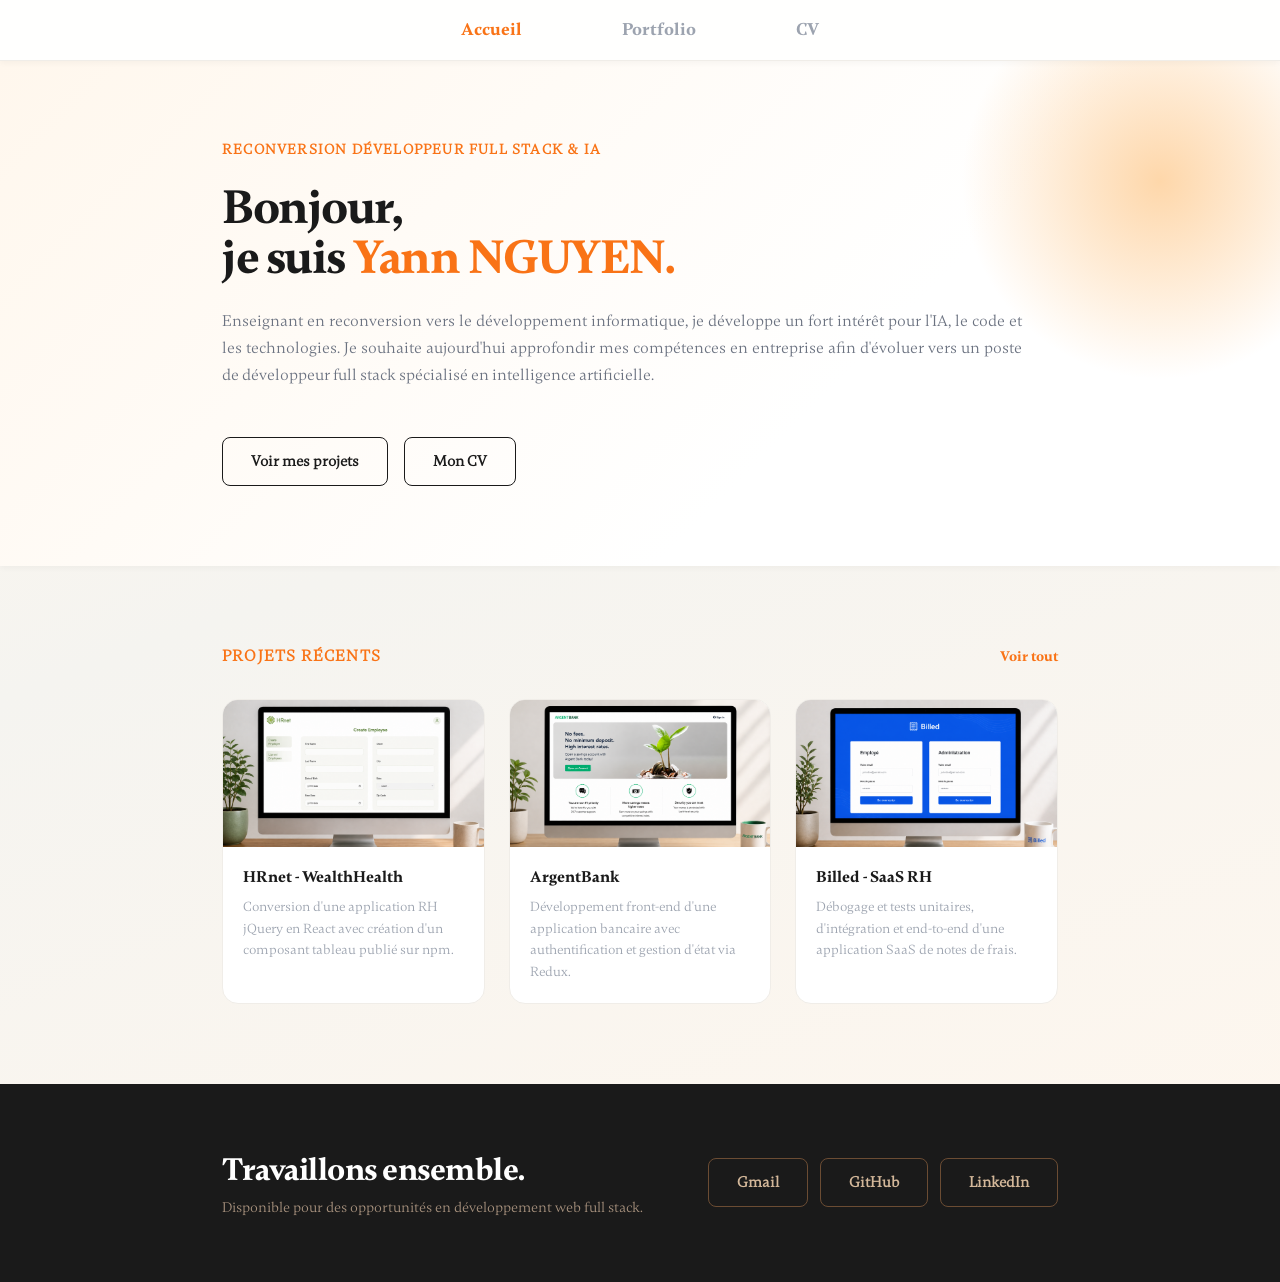
<file: index.html>
<!doctype html>
<html lang="fr">
  <head>
    <meta charset="UTF-8" />
    <meta name="viewport" content="width=device-width, initial-scale=1.0" />
    <title>Yann NGUYEN — Portfolio</title>
    <link rel="stylesheet" href="styles/style.css" />
    <link rel="stylesheet" href="styles/nav.css" />
    <link rel="stylesheet" href="styles/hero.css" />
    <link rel="stylesheet" href="styles/projects.css" />
    <link rel="stylesheet" href="styles/contact.css" />
  </head>

  <body>
    <!-- Navbar -->
    <header class="navbar">
      <div class="container">
        <nav>
          <ul class="nav-links">
            <li><a href="index.html">Accueil</a></li>
            <li><a href="pages/portfolio.html">Portfolio</a></li>
            <li><a href="pages/cv.html">CV</a></li>
          </ul>
        </nav>
      </div>
    </header>

    <!-- Hero -->
    <section class="hero">
      <div class="container">
        <p class="hero-eyebrow reveal">
          Reconversion développeur full stack & IA
        </p>
        <h1 class="hero-title reveal">
          Bonjour,<br />
          je suis <span>Yann NGUYEN.</span>
        </h1>
        <p class="hero-bio reveal">
          Enseignant en reconversion vers le développement informatique, je
          développe un fort intérêt pour l'IA, le code et les technologies. Je
          souhaite aujourd'hui approfondir mes compétences en entreprise afin
          d'évoluer vers un poste de développeur full stack spécialisé en
          intelligence artificielle.
        </p>
        <div class="hero-actions reveal">
          <a href="pages/portfolio.html" class="hero-btn hero-btn-primary"
            >Voir mes projets</a
          >
          <a
            href="assets/CV_Yann_NGUYEN.pdf"
            class="hero-btn hero-btn-secondary"
            download
            >Mon CV</a
          >
        </div>
      </div>
    </section>

    <!-- Projects -->
    <section class="projects">
      <div class="container">
        <div class="projects-header reveal">
          <p class="projects-label">Projets récents</p>
          <a href="pages/portfolio.html" class="projects-see-all">Voir tout</a>
        </div>
        <div class="projects-grid" id="projects-grid"></div>
      </div>
    </section>

    <!-- Contact -->
    <section class="contact">
      <div class="container">
        <div class="contact-inner reveal">
          <div class="contact-text">
            <h2 class="contact-title">Travaillons ensemble.</h2>
            <p class="contact-sub">
              Disponible pour des opportunités en développement web full stack.
            </p>
          </div>
          <div class="contact-links">
            <a href="mailto:nguyen.yann.pro@gmail.com" class="contact-btn"
              >Gmail</a
            >
            <a
              href="https://github.com/NGnYan"
              target="_blank"
              rel="noopener"
              class="contact-btn"
              >GitHub</a
            >
            <a
              href="https://www.linkedin.com/in/yann-nguyen-/"
              target="_blank"
              rel="noopener"
              class="contact-btn"
              >LinkedIn</a
            >
          </div>
        </div>
      </div>
    </section>

    <script src="data.js"></script>
    <script src="main.js"></script>
  </body>
</html>
</file>
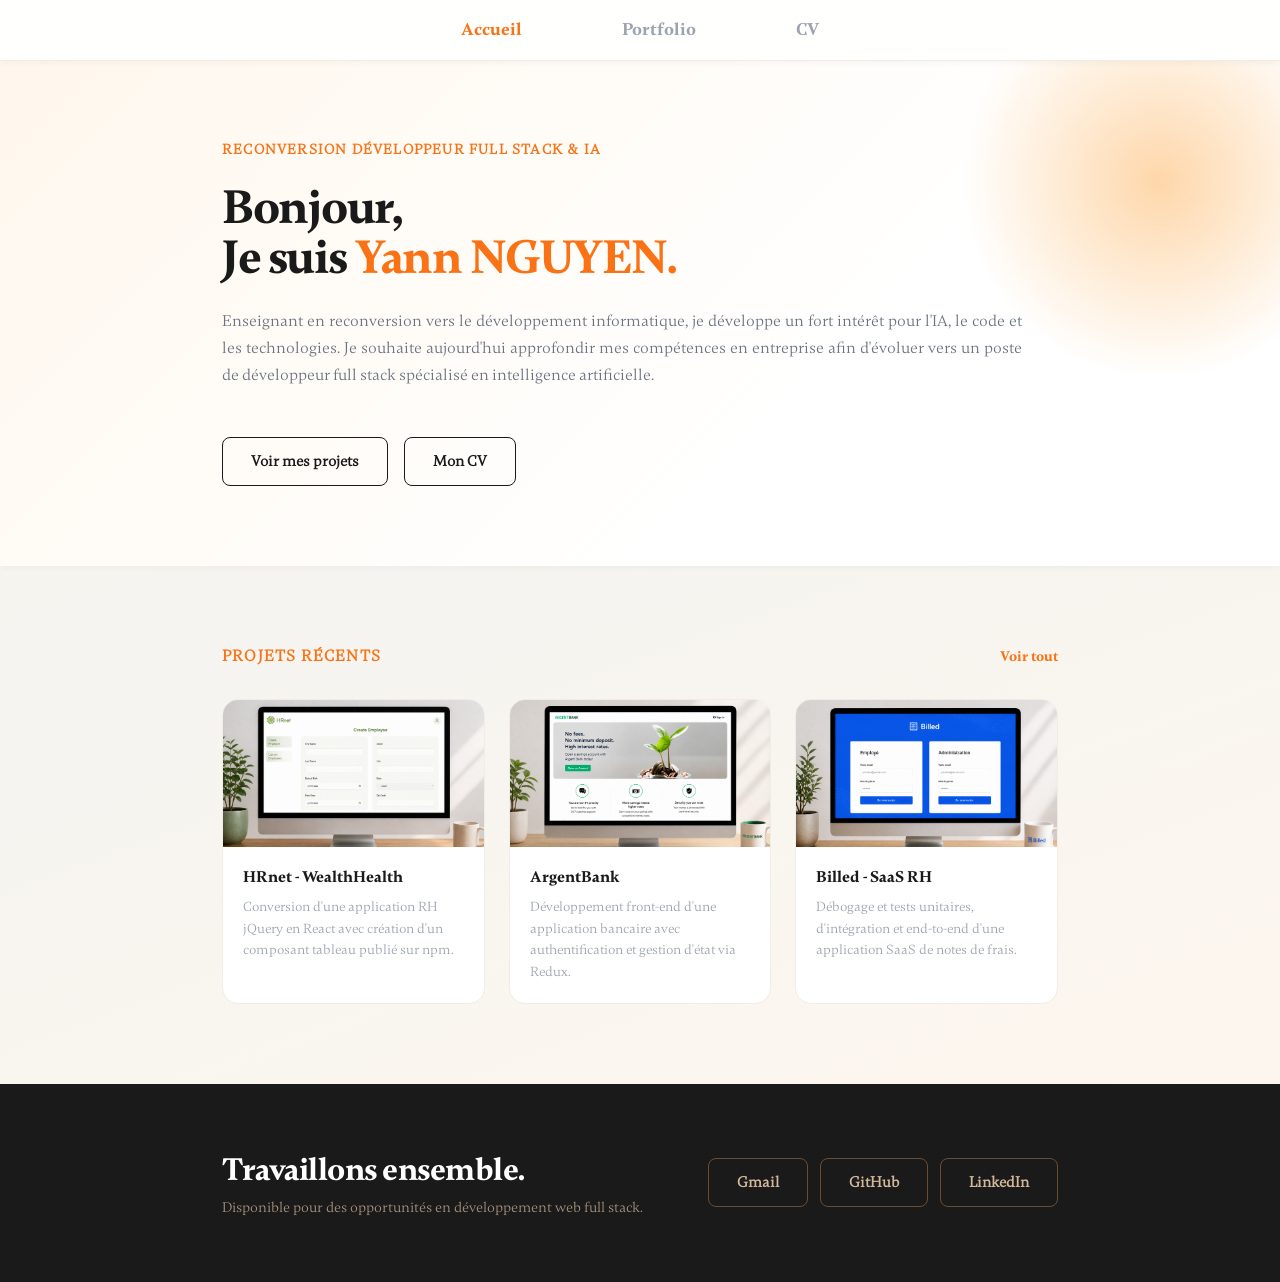
<file: pages/index.html>
<!doctype html>
<html lang="fr">
  <head>
    <meta charset="UTF-8" />
    <meta name="viewport" content="width=device-width, initial-scale=1.0" />
    <title>Yann NGUYEN — Portfolio</title>
    <link rel="stylesheet" href="../styles/style.css" />
    <link rel="stylesheet" href="../styles/nav.css" />
    <link rel="stylesheet" href="../styles/hero.css" />
    <link rel="stylesheet" href="../styles/projects.css" />
    <link rel="stylesheet" href="../styles/contact.css" />
  </head>

  <body>
    <!-- Navbar -->
    <header class="navbar">
      <div class="container">
        <nav>
          <ul class="nav-links">
            <li><a href="index.html">Accueil</a></li>
            <li><a href="portfolio.html">Portfolio</a></li>
            <li><a href="cv.html">CV</a></li>
          </ul>
        </nav>
      </div>
    </header>

    <!-- Hero -->
    <section class="hero">
      <div class="container">
        <p class="hero-eyebrow reveal">
          Reconversion développeur full stack & IA
        </p>
        <h1 class="hero-title reveal">
          Bonjour,<br />
          Je suis <span>Yann NGUYEN.</span>
        </h1>
        <p class="hero-bio reveal">
          Enseignant en reconversion vers le développement informatique, je
          développe un fort intérêt pour l'IA, le code et les technologies. Je
          souhaite aujourd'hui approfondir mes compétences en entreprise afin
          d'évoluer vers un poste de développeur full stack spécialisé en
          intelligence artificielle.
        </p>
        <div class="hero-actions reveal">
          <a href="portfolio.html" class="hero-btn hero-btn-primary"
            >Voir mes projets</a
          >
          <a
            href="../assets/CV_Yann_NGUYEN.pdf"
            class="hero-btn hero-btn-secondary"
            download
            >Mon CV</a
          >
        </div>
      </div>
    </section>

    <!-- Projects -->
    <section class="projects">
      <div class="container">
        <div class="projects-header reveal">
          <p class="projects-label">Projets récents</p>
          <a href="portfolio.html" class="projects-see-all">Voir tout</a>
        </div>
        <div class="projects-grid" id="projects-grid"></div>
      </div>
    </section>

    <!-- Contact -->
    <section class="contact">
      <div class="container">
        <div class="contact-inner reveal">
          <div class="contact-text">
            <h2 class="contact-title">Travaillons ensemble.</h2>
            <p class="contact-sub">
              Disponible pour des opportunités en développement web full stack.
            </p>
          </div>
          <div class="contact-links">
            <a href="mailto:nguyen.yann.pro@gmail.com" class="contact-btn"
              >Gmail</a
            >
            <a
              href="https://github.com/NGnYan"
              target="_blank"
              rel="noopener"
              class="contact-btn"
              >GitHub</a
            >
            <a
              href="https://www.linkedin.com/in/yann-nguyen-/"
              target="_blank"
              rel="noopener"
              class="contact-btn"
              >LinkedIn</a
            >
          </div>
        </div>
      </div>
    </section>

    <script src="../data.js"></script>
    <script src="../main.js"></script>
  </body>
</html>
</file>
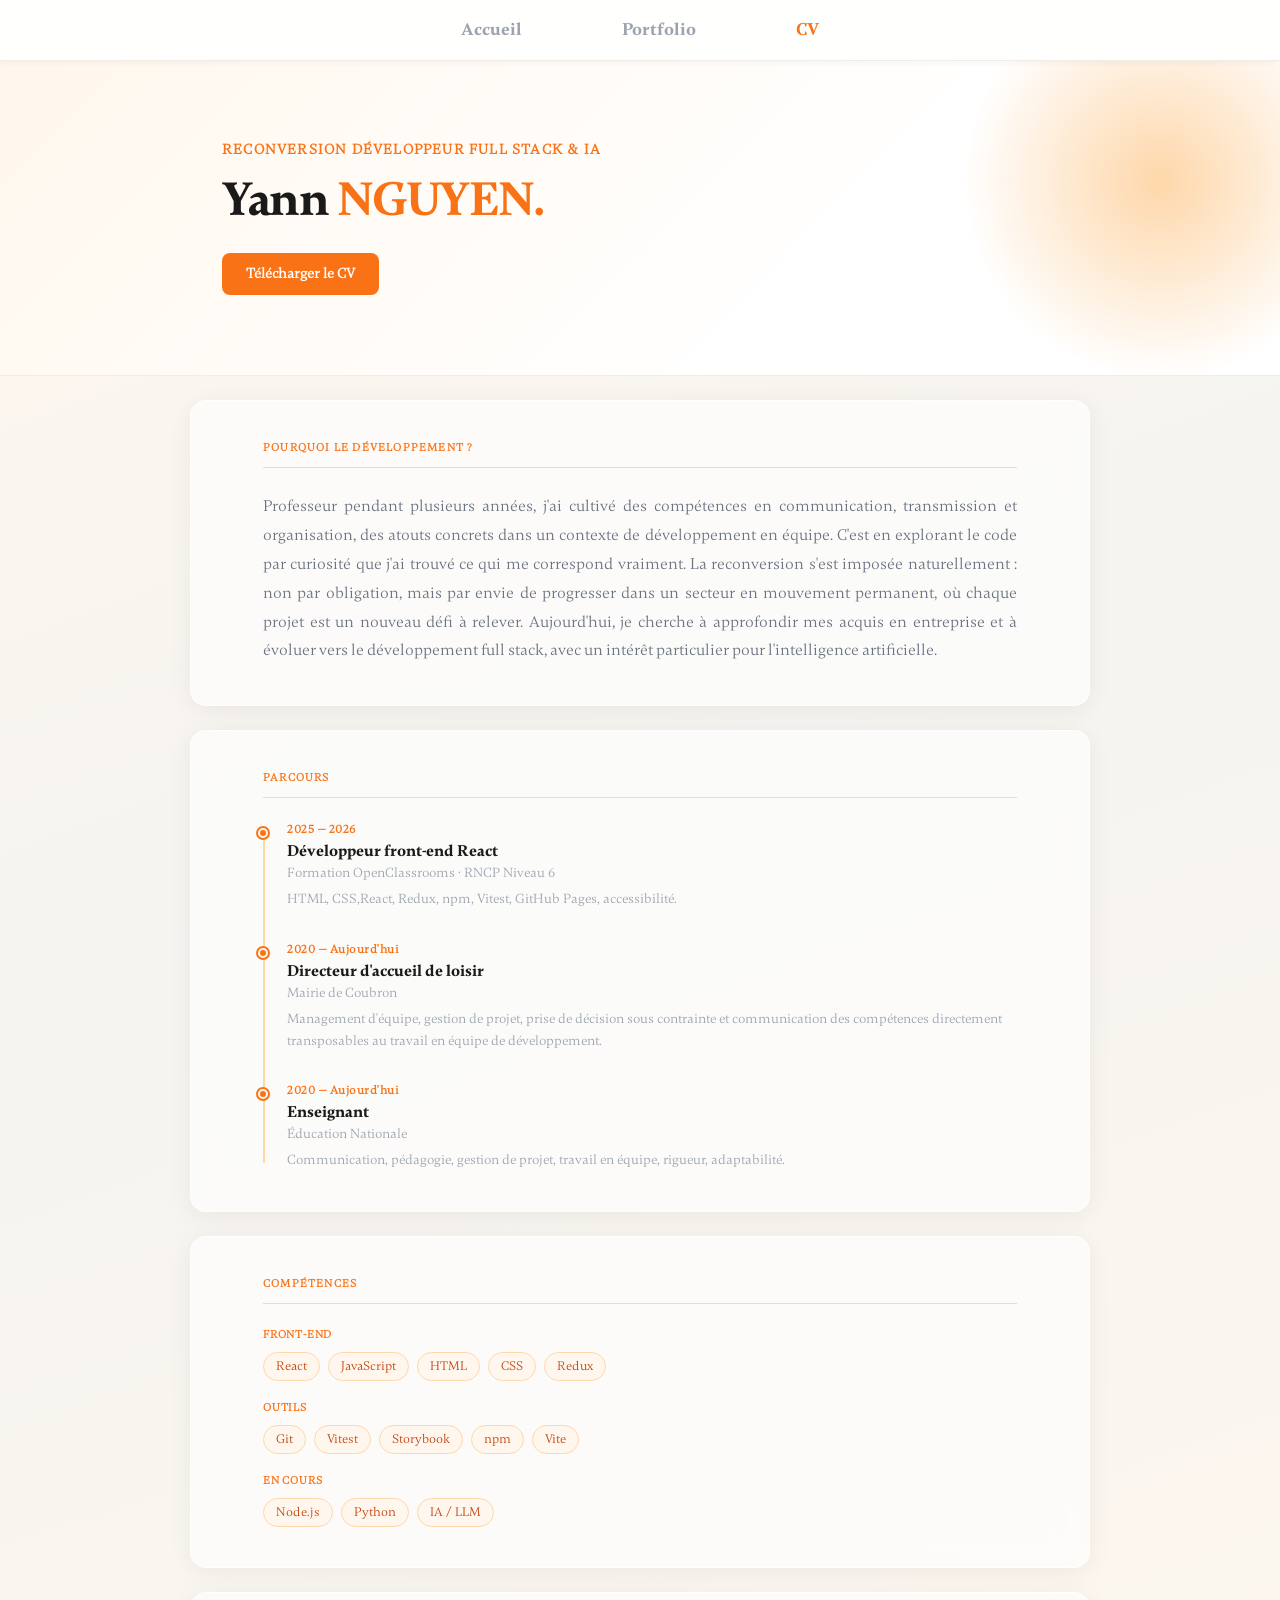
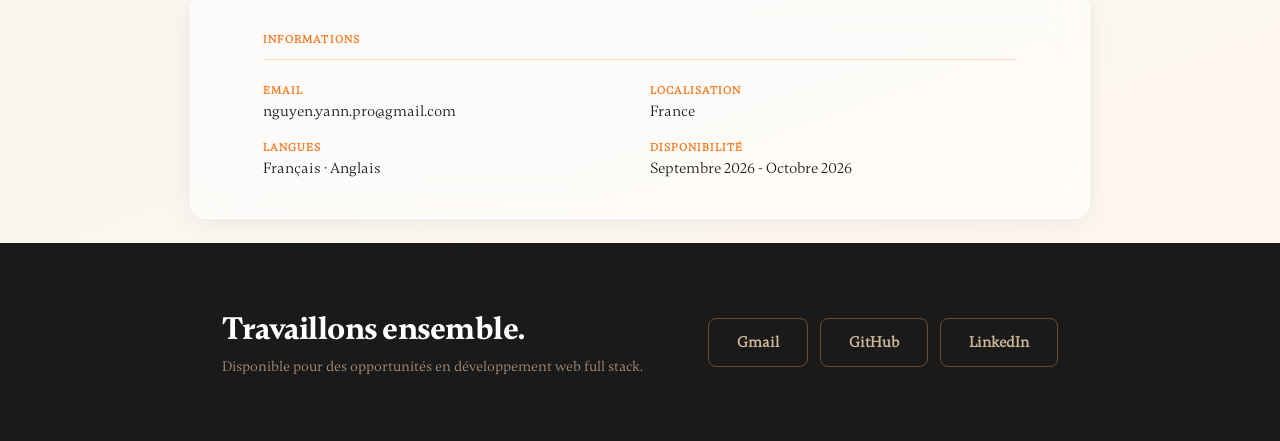
<file: pages/cv.html>
<!doctype html>
<html lang="fr">
  <head>
    <meta charset="UTF-8" />
    <meta name="viewport" content="width=device-width, initial-scale=1.0" />
    <title>Yann NGUYEN — CV</title>
    <link rel="stylesheet" href="../styles/style.css" />
    <link rel="stylesheet" href="../styles/nav.css" />
    <link rel="stylesheet" href="../styles/cv.css" />
    <link rel="stylesheet" href="../styles/contact.css" />
  </head>

  <body>
    <!-- Navbar -->
    <header class="navbar">
      <div class="container">
        <nav>
          <ul class="nav-links">
            <li><a href="../index.html">Accueil</a></li>
            <li><a href="portfolio.html">Portfolio</a></li>
            <li><a href="cv.html">CV</a></li>
          </ul>
        </nav>
      </div>
    </header>

    <!-- Hero -->
    <div class="cv-hero">
      <div class="container">
        <p class="cv-eyebrow reveal">
          Reconversion développeur full stack & IA
        </p>
        <h1 class="cv-name reveal">Yann <span>NGUYEN.</span></h1>
        <a href="../assets/CV_Yann_NGUYEN.pdf" class="cv-dl-btn reveal" download
          >Télécharger le CV</a
        >
      </div>
    </div>

    <!-- Intro -->
    <section class="cv-section reveal">
      <div class="container">
        <p class="cv-section-label">Pourquoi le développement ?</p>
        <p class="cv-intro-text">
          Professeur pendant plusieurs années, j'ai cultivé des compétences en
          communication, transmission et organisation, des atouts concrets dans
          un contexte de développement en équipe. C'est en explorant le code par
          curiosité que j'ai trouvé ce qui me correspond vraiment. La
          reconversion s'est imposée naturellement : non par obligation, mais
          par envie de progresser dans un secteur en mouvement permanent, où
          chaque projet est un nouveau défi à relever. Aujourd'hui, je cherche à
          approfondir mes acquis en entreprise et à évoluer vers le
          développement full stack, avec un intérêt particulier pour
          l'intelligence artificielle.
        </p>
      </div>
    </section>

    <!-- Parcours -->
    <section class="cv-section reveal">
      <div class="container">
        <p class="cv-section-label">Parcours</p>
        <div class="cv-timeline">
          <div class="cv-timeline-item reveal">
            <div class="cv-timeline-dot"></div>
            <div class="cv-timeline-date">2025 — 2026</div>
            <div class="cv-timeline-role">Développeur front-end React</div>
            <div class="cv-timeline-org">
              Formation OpenClassrooms · RNCP Niveau 6
            </div>
            <div class="cv-timeline-desc">
              HTML, CSS,React, Redux, npm, Vitest, GitHub Pages, accessibilité.
            </div>
          </div>

          <div class="cv-timeline-item reveal">
            <div class="cv-timeline-dot"></div>
            <div class="cv-timeline-date">2020 — Aujourd'hui</div>
            <div class="cv-timeline-role">Directeur d'accueil de loisir</div>
            <div class="cv-timeline-org">Mairie de Coubron</div>
            <div class="cv-timeline-desc">
              Management d'équipe, gestion de projet, prise de décision sous
              contrainte et communication des compétences directement
              transposables au travail en équipe de développement.
            </div>
          </div>

          <div class="cv-timeline-item reveal">
            <div class="cv-timeline-dot"></div>
            <div class="cv-timeline-date">2020 — Aujourd'hui</div>
            <div class="cv-timeline-role">Enseignant</div>
            <div class="cv-timeline-org">Éducation Nationale</div>
            <div class="cv-timeline-desc">
              Communication, pédagogie, gestion de projet, travail en équipe,
              rigueur, adaptabilité.
            </div>
          </div>
        </div>
      </div>
    </section>

    <!-- Compétences -->
    <section class="cv-section reveal">
      <div class="container">
        <p class="cv-section-label">Compétences</p>
        <div class="cv-skills">
          <div class="cv-skills-group">
            <p class="cv-skills-cat">Front-end</p>
            <div class="cv-tags">
              <span class="cv-tag">React</span>
              <span class="cv-tag">JavaScript</span>
              <span class="cv-tag">HTML</span>
              <span class="cv-tag">CSS</span>
              <span class="cv-tag">Redux</span>
            </div>
          </div>

          <div class="cv-skills-group">
            <p class="cv-skills-cat">Outils</p>
            <div class="cv-tags">
              <span class="cv-tag">Git</span>
              <span class="cv-tag">Vitest</span>
              <span class="cv-tag">Storybook</span>
              <span class="cv-tag">npm</span>
              <span class="cv-tag">Vite</span>
            </div>
          </div>

          <div class="cv-skills-group">
            <p class="cv-skills-cat">En cours</p>
            <div class="cv-tags">
              <span class="cv-tag">Node.js</span>
              <span class="cv-tag">Python</span>
              <span class="cv-tag">IA / LLM</span>
            </div>
          </div>
        </div>
      </div>
    </section>

    <!-- Informations -->
    <section class="cv-section reveal">
      <div class="container">
        <p class="cv-section-label">Informations</p>
        <div class="cv-infos">
          <div class="cv-info-item">
            <span class="cv-info-label">Email</span>
            <span class="cv-info-value">nguyen.yann.pro@gmail.com</span>
          </div>
          <div class="cv-info-item">
            <span class="cv-info-label">Localisation</span>
            <span class="cv-info-value">France</span>
          </div>
          <div class="cv-info-item">
            <span class="cv-info-label">Langues</span>
            <span class="cv-info-value">Français · Anglais</span>
          </div>
          <div class="cv-info-item">
            <span class="cv-info-label">Disponibilité</span>
            <span class="cv-info-value">Septembre 2026 - Octobre 2026</span>
          </div>
        </div>
      </div>
    </section>

    <!-- Contact -->
    <section class="contact">
      <div class="container">
        <div class="contact-inner reveal">
          <div class="contact-text">
            <h2 class="contact-title">Travaillons ensemble.</h2>
            <p class="contact-sub">
              Disponible pour des opportunités en développement web full stack.
            </p>
          </div>
          <div class="contact-links">
            <a href="mailto:nguyen.yann.pro@gmail.com" class="contact-btn"
              >Gmail</a
            >
            <a
              href="https://github.com/NGnYan"
              target="_blank"
              rel="noopener"
              class="contact-btn"
              >GitHub</a
            >
            <a
              href="https://www.linkedin.com/in/yann-nguyen-/"
              target="_blank"
              rel="noopener"
              class="contact-btn"
              >LinkedIn</a
            >
          </div>
        </div>
      </div>
    </section>

    <script src="../data.js"></script>
    <script src="../main.js"></script>
  </body>
</html>
</file>
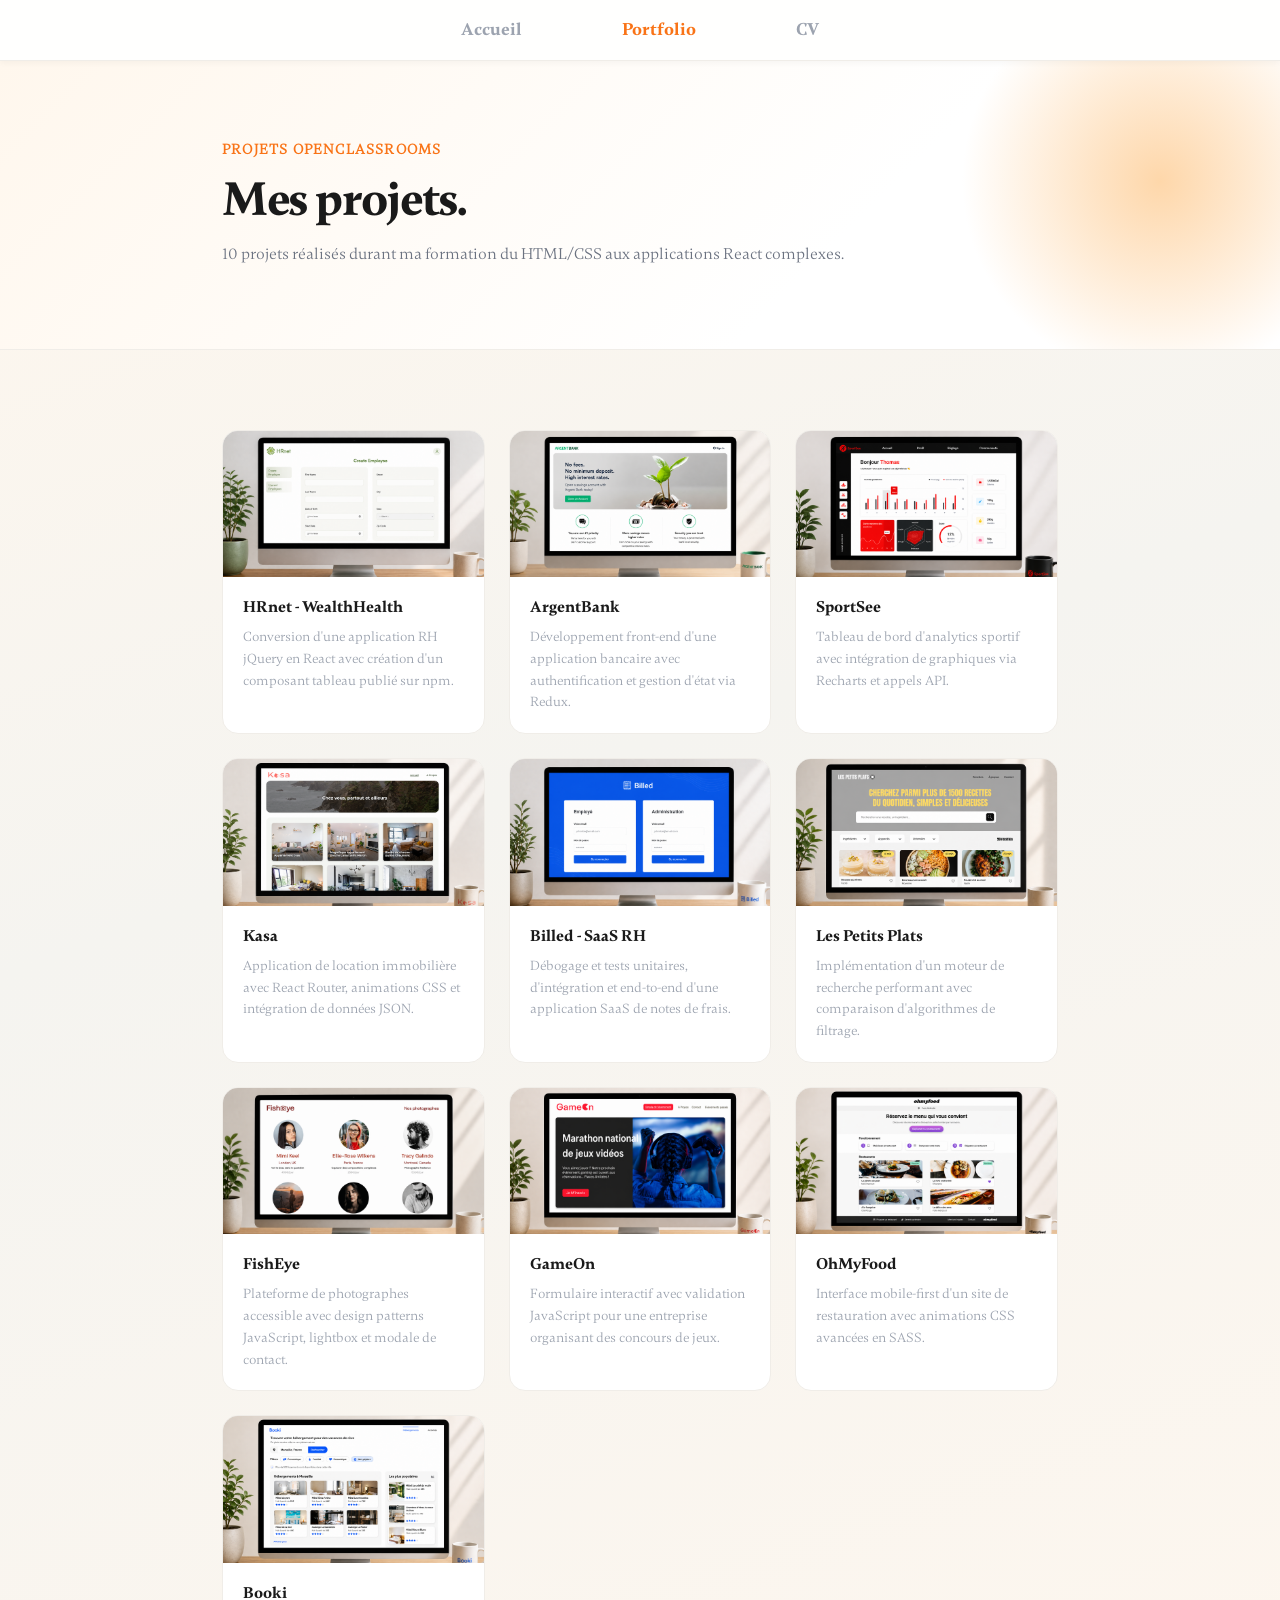
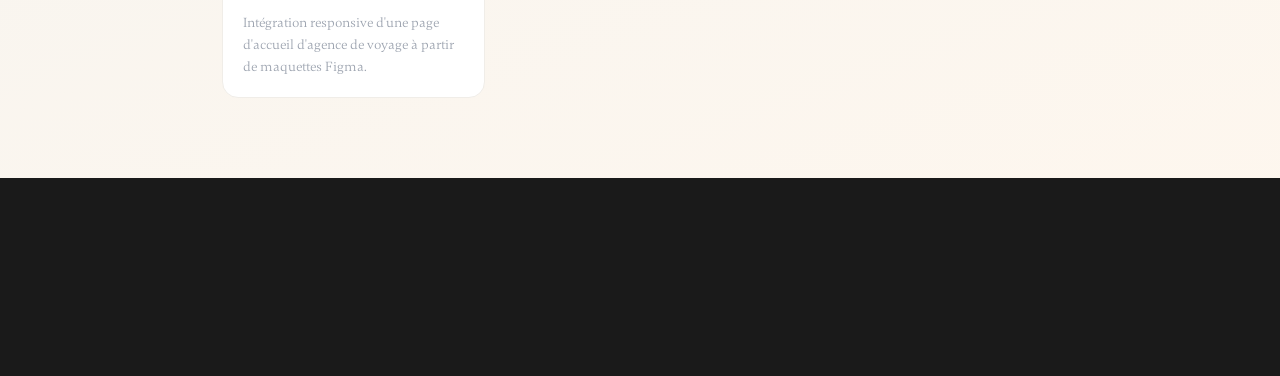
<file: pages/portfolio.html>
<!doctype html>
<html lang="fr">
  <head>
    <meta charset="UTF-8" />
    <meta name="viewport" content="width=device-width, initial-scale=1.0" />
    <title>Yann NGUYEN — Portfolio</title>
    <link rel="stylesheet" href="../styles/style.css" />
    <link rel="stylesheet" href="../styles/portfolio.css" />
    <link rel="stylesheet" href="../styles/nav.css" />
    <link rel="stylesheet" href="../styles/projects.css" />
    <link rel="stylesheet" href="../styles/contact.css" />
  </head>

  <body>
    <!-- Navbar -->
    <header class="navbar">
      <div class="container">
        <nav>
          <ul class="nav-links">
            <li><a href="../index.html">Accueil</a></li>
            <li><a href="portfolio.html">Portfolio</a></li>
            <li><a href="cv.html">CV</a></li>
          </ul>
        </nav>
      </div>
    </header>

    <!-- Hero -->
    <section class="portfolio-hero">
      <div class="container">
        <p class="portfolio-eyebrow reveal">Projets OpenClassrooms</p>
        <h1 class="portfolio-title reveal">Mes projets.</h1>
        <p class="portfolio-bio reveal">
          10 projets réalisés durant ma formation du HTML/CSS aux applications
          React complexes.
        </p>
      </div>
    </section>

    <!-- Projects -->
    <section class="projects">
      <div class="container">
        <div class="projects-grid" id="projects-grid"></div>
      </div>
    </section>

    <!-- Contact -->
    <section class="contact">
      <div class="container">
        <div class="contact-inner reveal">
          <div class="contact-text">
            <h2 class="contact-title">Travaillons ensemble.</h2>
            <p class="contact-sub">
              Disponible pour des opportunités en développement web full stack.
            </p>
          </div>
          <div class="contact-links">
            <a href="mailto:nguyen.yann.pro@gmail.com" class="contact-btn"
              >Gmail</a
            >
            <a
              href="https://github.com/NGnYan"
              target="_blank"
              rel="noopener"
              class="contact-btn"
              >GitHub</a
            >
            <a
              href="https://www.linkedin.com/in/yann-nguyen-/"
              target="_blank"
              rel="noopener"
              class="contact-btn"
              >LinkedIn</a
            >
          </div>
        </div>
      </div>
    </section>

    <script src="../data.js"></script>
    <script src="../main.js"></script>
  </body>
</html>
</file>
<file: styles/style.css>
@font-face {
  font-family: "Gambetta-bold";
  src: url("../fonts/Gambetta-Bold.otf") format("opentype");
}

@font-face {
  font-family: "Gambetta-regular";
  src: url("../fonts/Gambetta-Regular.otf") format("opentype");
}

/* --- Reset --- */
*,
*::before,
*::after {
  margin: 0;
  padding: 0;
  box-sizing: border-box;
}

/* --- Variables --- */
:root {
  --orange: #f97316;
  --orange-light: #fed7aa;
  --orange-pale: #fff7ed;
  --dark: #1a1a1a;
  --brown: #3d2c1e;
  --muted: #9ca3af;
  --border: #f0ede8;
  --gray-100: #f5f4f0;
  --white: #ffffff;

  --font-display: "Gambetta-bold", sans-serif;
  --font-body: "Gambetta-regular", sans-serif;

  --transition: 0.2s ease;
}

body {
  font-family: var(--font-body);
  color: var(--dark);
  -webkit-font-smoothing: antialiased;
  background: linear-gradient(160deg, #fff7ed 0%, #f5f4f0 40%, #fed7aa33 100%);
  min-height: 100vh;
}

.container {
  max-width: 900px;
  margin: 0 auto;
  padding: 0 32px;
}

/* --- Scroll reveal --- */
.reveal {
  opacity: 0;
  transform: translateY(24px);
  transition:
    opacity 0.6s ease,
    transform 0.6s ease;
}

.reveal.visible {
  opacity: 1;
  transform: translateY(0);
}

.glass {
  background: rgba(255, 255, 255, 0.6);
  backdrop-filter: blur(16px);
  -webkit-backdrop-filter: blur(16px);
  border-radius: 16px;
  border: 1px solid rgba(255, 255, 255, 0.8);
  box-shadow: 0 4px 24px rgba(0, 0, 0, 0.06);
}
</file>
<file: styles/nav.css>
/* --- Navbar --- */
.navbar {
  position: sticky;
  top: 0;
  z-index: 100;
  background: rgba(255, 255, 255, 0.92);
  backdrop-filter: blur(10px);
  -webkit-backdrop-filter: blur(10px);
  border-bottom: 0.5px solid var(--border);
  box-shadow: 0 2px 6px rgba(0, 0, 0, 0.04);
}

.navbar .container {
  display: flex;
  align-items: center;
  justify-content: center;
  height: 60px;
}

/* Links */
.nav-links {
  display: flex;
  align-items: center;
  gap: clamp(100px, 5vw, 120px);
  list-style: none;
}

.nav-links a {
  font-family: var(--font-display);
  font-size: 1.1rem;
  font-weight: 600;
  color: var(--muted);
  text-decoration: none;
  display: inline-block;
  transition:
    color 0.4s cubic-bezier(0.25, 0.46, 0.45, 0.94),
    transform 0.4s cubic-bezier(0.25, 0.46, 0.45, 0.94);
}

.nav-links a:hover {
  color: var(--orange);
  transform: scale(1.2);
}

/* Active link */
.nav-links a.active {
  color: var(--orange);
  font-weight: 600;
}

/* --- Responsive --- */
@media (max-width: 768px) {
  .navbar .container {
    height: 48px;
  }

  .nav-links {
    gap: 24px;
  }

  .nav-links a {
    font-size: 0.8rem;
  }
}
</file>
<file: styles/hero.css>
/* --- Hero --- */
.hero {
  padding: 80px 0;
  background: linear-gradient(135deg, #fff7ed 0%, #ffffff 65%);
  position: relative;
  overflow: hidden;
  box-shadow: 0 2px 6px rgba(0, 0, 0, 0.04);
}

/* Blob orange en arrière-plan */
.hero::after {
  content: "";
  position: absolute;
  top: -80px;
  right: -80px;
  width: 400px;
  height: 400px;
  border-radius: 50%;
  background: radial-gradient(circle, #fed7aa 0%, transparent 70%);
  pointer-events: none;
}

/* Eyebrow */
.hero-eyebrow {
  font-family: var(--font-body);
  font-size: 0.9rem;
  font-weight: 600;
  color: var(--orange);
  letter-spacing: 1.2px;
  text-transform: uppercase;
  margin-bottom: 24px;
}

/* Title */
.hero-title {
  font-family: var(--font-display);
  font-size: 3rem;
  font-weight: 800;
  color: var(--dark);
  line-height: 1.05;
  letter-spacing: -1.5px;
  margin-bottom: 24px;
}

.hero-title span {
  color: var(--orange);
}

/* Bio */
.hero-bio {
  text-align: justify;
  font-family: var(--font-body);
  font-size: 1rem;
  font-weight: 300;
  color: #6b7280;
  line-height: 1.7;
  max-width: 800px;
  margin-bottom: 48px;
}

/* Buttons */
.hero-actions {
  display: flex;
  align-items: center;
  gap: 16px;
  flex-wrap: wrap;
}

.hero-btn {
  font-family: var(--font-body);
  font-size: 0.95rem;
  font-weight: 600;
  padding: 14px 28px;
  border-radius: 8px;
  border: 1.5px solid var(--dark);
  cursor: pointer;
  text-decoration: none;
  transition:
    background 0.3s ease,
    color 0.3s ease;
}

.hero-btn-primary {
  background: transparent;
  color: var(--dark);
}

.hero-btn-primary:hover {
  background: var(--dark);
  color: var(--white);
}

.hero-btn-secondary {
  background: transparent;
  color: var(--dark);
}

.hero-btn-secondary:hover {
  background: var(--dark);
  color: var(--white);
}

/* --- Responsive --- */
@media (max-width: 768px) {
  .hero {
    padding: 48px 0;
  }

  .hero::after {
    opacity: 0.4;
  }

  .hero-title {
    font-size: 2rem;
  }

  .hero-bio {
    font-size: 0.9rem;
  }
}
</file>
<file: styles/projects.css>
/* --- Projects --- */
.projects {
  padding: 80px 0;
  box-shadow: 0 2px 6px rgba(0, 0, 0, 0.04);
}

/* Header */
.projects-header {
  display: flex;
  align-items: center;
  justify-content: space-between;
  margin-bottom: 32px;
}

.projects-label {
  font-family: var(--font-body);
  font-size: 1rem;
  font-weight: 600;
  color: var(--orange);
  letter-spacing: 1.2px;
  text-transform: uppercase;
}

.projects-see-all {
  font-family: var(--font-display);
  font-size: 0.9rem;
  font-weight: 600;
  color: var(--orange);
  transition: opacity 0.3s ease;
  text-decoration: none;
}

.projects-see-all:hover {
  opacity: 0.7;
}

/* Grid */
.projects-grid {
  display: grid;
  grid-template-columns: repeat(3, 1fr);
  gap: 24px;
}

/* Card */
.card {
  display: flex;
  flex-direction: column;
  background: var(--white);
  border: 1.5px solid var(--border);
  border-radius: 16px;
  overflow: hidden;
  text-decoration: none;
  color: inherit;
  transition:
    border-color 0.2s ease,
    transform 0.2s ease,
    box-shadow 0.2s ease;
}

.card:hover {
  transform: translateY(-4px);
  box-shadow: 0 8px 28px rgba(249, 115, 22, 0.12);
}

/* Image */
.card-img {
  width: 100%;
  aspect-ratio: 16 / 9;
  overflow: hidden;
  background: var(--gray-100);
}

.card-img img {
  width: 100%;
  height: 100%;
  object-fit: cover;
  object-position: top;
  transition: transform 0.4s ease;
}

.card:hover .card-img img {
  transform: scale(1.05);
}

.card-img-placeholder {
  width: 100%;
  aspect-ratio: 16 / 9;
  background: var(--gray-100);
  border-bottom: 0.5px solid var(--border);
}

/* Body */
.card-body {
  padding: 20px;
  display: flex;
  flex-direction: column;
  gap: 8px;
}

.card-name {
  font-family: var(--font-display);
  font-size: 1rem;
  font-weight: 700;
  color: var(--dark);
}

.card-desc {
  font-family: var(--font-body);
  font-size: 0.85rem;
  font-weight: 300;
  color: var(--muted);
  line-height: 1.6;
}

/* --- Responsive --- */
@media (max-width: 768px) {
  .projects {
    padding: 48px 0;
  }

  .projects-grid {
    grid-template-columns: 1fr;
  }
}
</file>
<file: styles/contact.css>
/* --- Contact --- */
.contact {
  background: var(--dark);
  padding: 65px 0;
}

.contact-inner {
  display: flex;
  align-items: center;
  justify-content: space-between;
  gap: 32px;
  flex-wrap: wrap;
}

/* Text */
.contact-title {
  font-family: var(--font-display);
  font-size: 2rem;
  font-weight: 800;
  color: var(--white);
  letter-spacing: -0.5px;
  margin-bottom: 8px;
}

.contact-sub {
  font-family: var(--font-body);
  font-size: 0.9rem;
  font-weight: 300;
  color: #a8927e;
}

/* Buttons */
.contact-links {
  display: flex;
  align-items: center;
  gap: 12px;
  flex-wrap: wrap;
}

.contact-btn {
  font-family: var(--font-body);
  font-size: 0.95rem;
  font-weight: 600;
  padding: 14px 28px;
  border-radius: 8px;
  border: 1.5px solid #6b4c33;
  background: transparent;
  color: #d4b89a;
  cursor: pointer;
  text-decoration: none;
  transition:
    background 0.3s ease,
    color 0.3s ease,
    border-color 0.3s ease;
}

.contact-btn:hover {
  background: var(--orange);
  color: var(--white);
  border-color: var(--orange);
}

/* --- Responsive --- */
@media (max-width: 768px) {
  .contact {
    padding: 48px 0;
  }

  .contact-inner {
    flex-direction: column;
    align-items: flex-start;
  }

  .contact-btn {
    font-size: 0.75rem;
    padding: 10px 16px;
  }
}
</file>
<file: styles/cv.css>
/* --- CV Hero --- */

.cv-hero {
  padding: 80px 0;
  background: linear-gradient(135deg, #fff7ed 0%, #ffffff 65%);
  border-bottom: 0.5px solid var(--border);
  position: relative;
  overflow: hidden;
}

.cv-hero::after {
  content: "";
  position: absolute;
  top: -80px;
  right: -80px;
  width: 400px;
  height: 400px;
  border-radius: 50%;
  background: radial-gradient(circle, #fed7aa 0%, transparent 70%);
  pointer-events: none;
}

.cv-eyebrow {
  font-family: var(--font-body);
  font-size: 0.9rem;
  font-weight: 600;
  color: var(--orange);
  letter-spacing: 1.2px;
  text-transform: uppercase;
  margin-bottom: 16px;
}

.cv-name {
  font-family: var(--font-display);
  font-size: 3rem;
  font-weight: 800;
  color: var(--dark);
  letter-spacing: -1.5px;
  line-height: 1.05;
  margin-bottom: 28px;
}

.cv-name span {
  color: var(--orange);
}

.cv-dl-btn {
  display: inline-block;
  font-family: var(--font-body);
  font-size: 0.9rem;
  font-weight: 600;
  background: var(--orange);
  color: var(--white);
  padding: 12px 24px;
  border-radius: 8px;
  text-decoration: none;
  transition: opacity 0.3s ease;
}

.cv-dl-btn:hover {
  opacity: 0.85;
}

/* --- Sections --- */
.cv-section {
  background: rgba(255, 255, 255, 0.6);
  backdrop-filter: blur(16px);
  -webkit-backdrop-filter: blur(16px);
  margin: 24px auto;
  max-width: 900px;
  width: 90%;
  border-radius: 16px;
  padding: 40px;
  border: 1px solid rgba(255, 255, 255, 0.8);
  box-shadow: 0 4px 24px rgba(0, 0, 0, 0.06);
}

.cv-section-label {
  font-family: var(--font-body);
  font-size: 0.7rem;
  font-weight: 600;
  color: var(--orange);
  letter-spacing: 1.2px;
  text-transform: uppercase;
  margin-bottom: 24px;
  padding-bottom: 12px;
  border-bottom: 1.5px solid var(--orange-light);
}

/* Intro */
.cv-intro-text {
  font-family: var(--font-body);
  font-size: 1rem;
  font-weight: 300;
  color: #6b7280;
  line-height: 1.8;
  text-align: justify;
}

/* --- Timeline --- */
.cv-timeline {
  position: relative;
  padding-left: 24px;
}

.cv-timeline::before {
  content: "";
  position: absolute;
  left: 0;
  top: 8px;
  bottom: 8px;
  width: 2px;
  background: var(--orange-light);
}

.cv-timeline-item {
  position: relative;
  margin-bottom: 32px;
}

.cv-timeline-item:last-child {
  margin-bottom: 0;
}

.cv-timeline-dot {
  position: absolute;
  left: -29px;
  top: 6px;
  width: 10px;
  height: 10px;
  border-radius: 50%;
  background: var(--orange);
  border: 2px solid var(--orange-pale);
  box-shadow: 0 0 0 2px var(--orange);
}

.cv-timeline-date {
  font-family: var(--font-body);
  font-size: 0.75rem;
  font-weight: 600;
  color: var(--orange);
  letter-spacing: 0.5px;
  margin-bottom: 4px;
}

.cv-timeline-role {
  font-family: var(--font-display);
  font-size: 1rem;
  font-weight: 700;
  color: var(--dark);
  margin-bottom: 2px;
}

.cv-timeline-org {
  font-family: var(--font-body);
  font-size: 0.85rem;
  color: var(--muted);
  margin-bottom: 6px;
}

.cv-timeline-desc {
  font-family: var(--font-body);
  font-size: 0.85rem;
  color: var(--muted);
  font-weight: 300;
  line-height: 1.6;
}

/* --- Skills --- */
.cv-skills {
  display: flex;
  flex-direction: column;
  gap: 20px;
}

.cv-skills-cat {
  font-family: var(--font-body);
  font-size: 0.7rem;
  font-weight: 600;
  color: var(--orange);
  text-transform: uppercase;
  letter-spacing: 0.8px;
  margin-bottom: 10px;
}

.cv-tags {
  display: flex;
  flex-wrap: wrap;
  gap: 8px;
}

.cv-tag {
  font-family: var(--font-body);
  font-size: 0.8rem;
  font-weight: 500;
  background: var(--orange-pale);
  color: #c2410c;
  padding: 5px 12px;
  border-radius: 20px;
  border: 1px solid var(--orange-light);
}

/* --- Infos --- */
.cv-infos {
  display: grid;
  grid-template-columns: repeat(2, 1fr);
  gap: 20px;
}

.cv-info-item {
  display: flex;
  flex-direction: column;
  gap: 4px;
}

.cv-info-label {
  font-family: var(--font-body);
  font-size: 0.7rem;
  font-weight: 600;
  color: var(--orange);
  letter-spacing: 1px;
  text-transform: uppercase;
}

.cv-info-value {
  font-family: var(--font-body);
  font-size: 0.95rem;
  color: var(--dark);
}

/* --- Responsive --- */
@media (max-width: 768px) {
  .cv-hero {
    padding: 48px 0;
  }

  .cv-hero::after {
    opacity: 0.4;
  }

  .cv-name {
    font-size: 2rem;
  }

  .cv-section {
    padding: 24px;
  }

  .cv-infos {
    grid-template-columns: 1fr;
  }
}

.cv-timeline-item:nth-child(1) {
  transition:
    opacity 0.6s ease 0s,
    transform 0.6s ease 0s;
}
.cv-timeline-item:nth-child(2) {
  transition:
    opacity 0.6s ease 0.1s,
    transform 0.6s ease 0.1s;
}
.cv-timeline-item:nth-child(3) {
  transition:
    opacity 0.6s ease 0.2s,
    transform 0.6s ease 0.2s;
}
</file>
<file: styles/portfolio.css>
/* --- Portfolio Hero --- */
.portfolio-hero {
  padding: 80px 0;
  background: linear-gradient(135deg, #fff7ed 0%, #ffffff 65%);
  border-bottom: 0.5px solid var(--border);
  position: relative;
  overflow: hidden;
}

.portfolio-hero::after {
  content: "";
  position: absolute;
  top: -80px;
  right: -80px;
  width: 400px;
  height: 400px;
  border-radius: 50%;
  background: radial-gradient(circle, #fed7aa 0%, transparent 70%);
  pointer-events: none;
}

.portfolio-eyebrow {
  font-family: var(--font-body);
  font-size: 0.9rem;
  font-weight: 600;
  color: var(--orange);
  letter-spacing: 1.2px;
  text-transform: uppercase;
  margin-bottom: 16px;
}

.portfolio-title {
  font-family: var(--font-display);
  font-size: 3rem;
  font-weight: 800;
  color: var(--dark);
  letter-spacing: -1.5px;
  line-height: 1.05;
  margin-bottom: 16px;
}

.portfolio-bio {
  font-family: var(--font-body);
  font-size: 1rem;
  font-weight: 300;
  color: #6b7280;
  line-height: 1.7;
  max-width: 680px;
}

/* --- Responsive --- */
@media (max-width: 768px) {
  .portfolio-hero {
    padding: 48px 0;
  }

  .portfolio-hero::after {
    opacity: 0.4;
  }

  .portfolio-title {
    font-size: 2rem;
  }
}
</file>
